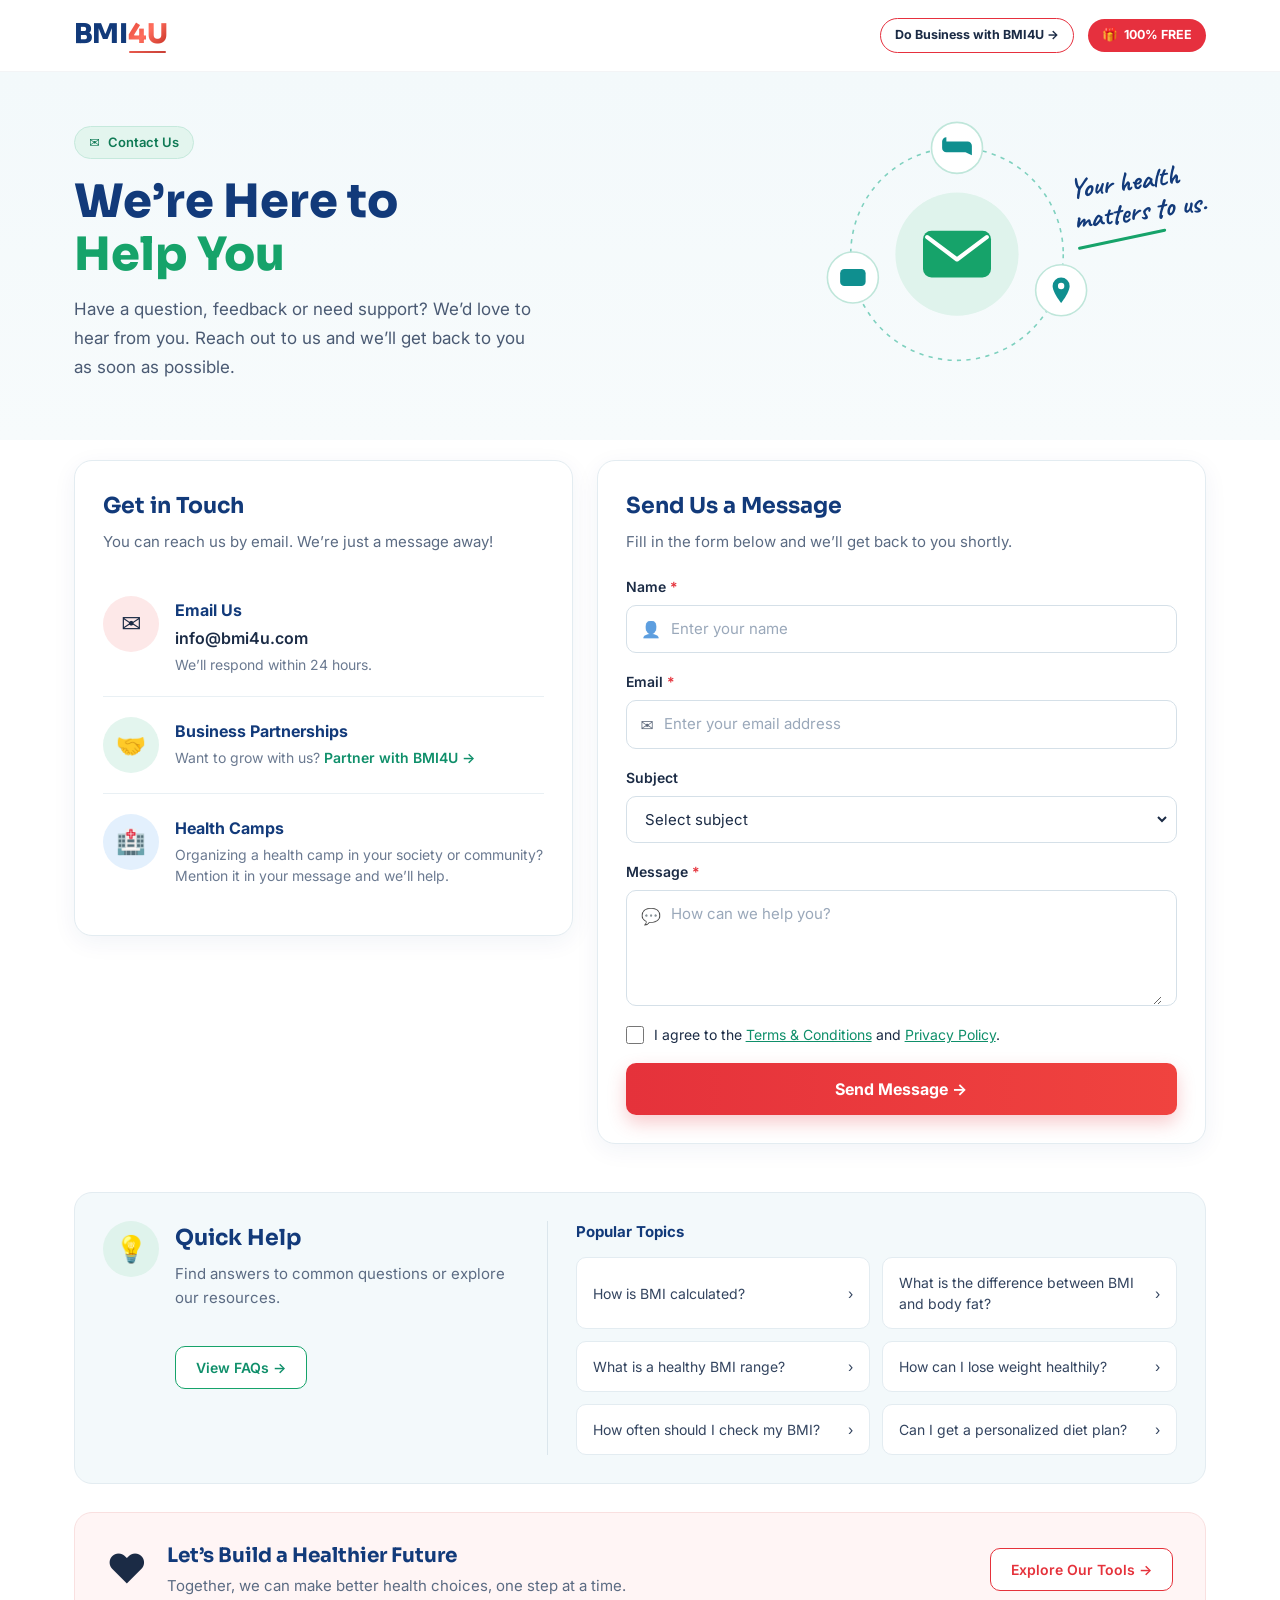
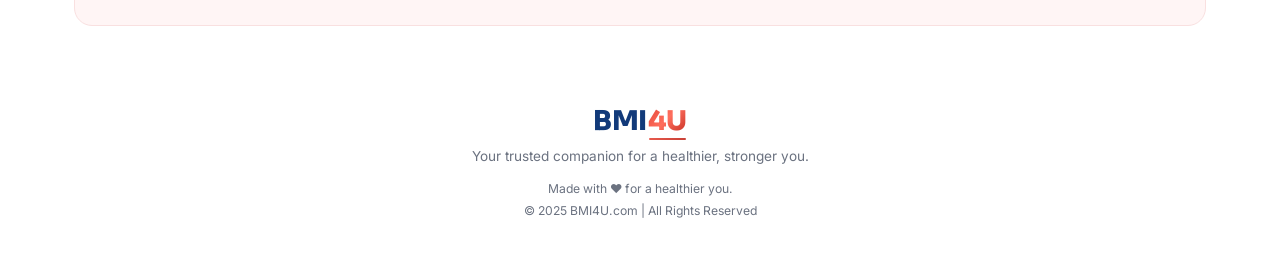
<file: contact.html>
<!DOCTYPE html>
<html lang="en">
<head>
<meta charset="UTF-8">
<meta name="viewport" content="width=device-width, initial-scale=1.0">
<title>Contact Us - BMI4U</title>
<link rel="icon" href="icon/favicon.svg?v=2" type="image/svg+xml">
<link rel="icon" href="icon/favicon-32x32.png?v=2" type="image/png" sizes="32x32">
<link rel="icon" href="icon/favicon.ico?v=2" sizes="any">
<link rel="apple-touch-icon" href="icon/apple-touch-icon.png?v=2">
<meta name="theme-color" content="#123a7a">
<meta name="description" content="Have a question, feedback or need support? Contact the BMI4U team at info@bmi4u.com.">
<link rel="preconnect" href="https://fonts.googleapis.com">
<link href="https://fonts.googleapis.com/css2?family=Caveat:wght@600;700&family=Inter:wght@400;500;600;700;800&family=Sora:wght@600;700;800&display=swap" rel="stylesheet">
<!-- Shared site styles (same files as index.html) -->
<link rel="stylesheet" href="css/base.css">
<link rel="stylesheet" href="css/header.css?v=4">
<link rel="stylesheet" href="css/logo.css">
<link rel="stylesheet" href="css/footer.css">
<!-- Page styles -->
<link rel="stylesheet" href="css/contact.css?v=1">
</head>
<body class="ct-page">

<!-- ===================== HEADER (identical on every page) ===================== -->
<header class="site-header">
  <div class="container header-inner">
    <a href="index.html" class="logo-link" aria-label="BMI4U - Go to home page"><div class="logo">BMI<span class="logo-accent">4U</span></div></a>
    <div class="header-actions">
      <a href="onboarding.html" class="btn-business">Do Business with BMI4U <span class="arrow" aria-hidden="true">→</span></a>
      <div class="badge-free"><span class="icon" aria-hidden="true">🎁</span> 100% FREE</div>
    </div>
  </div>
</header>

<main>

  <!-- ===================== HERO ===================== -->
  <section class="ct-hero">
    <div class="container ct-hero-grid">
      <div class="ct-hero-left">
        <span class="ct-pill"><span aria-hidden="true">✉️</span> Contact Us</span>
        <h1 class="ct-hero-title">We’re Here to <span class="ct-accent">Help You</span></h1>
        <p class="ct-hero-sub">
          Have a question, feedback or need support? We’d love to hear from you.
          Reach out to us and we’ll get back to you as soon as possible.
        </p>
      </div>

      <div class="ct-hero-right" aria-hidden="true">
        <svg class="ct-orbit" viewBox="0 0 320 260" xmlns="http://www.w3.org/2000/svg">
          <circle cx="160" cy="130" r="100" fill="none" stroke="#7fd1bf" stroke-width="1.5" stroke-dasharray="4 5"/>
          <circle cx="160" cy="130" r="58" fill="#dff3ec"/>
          <rect x="128" y="108" width="64" height="44" rx="8" fill="#16a36a"/>
          <path d="M132 114l28 21 28-21" fill="none" stroke="#fff" stroke-width="4" stroke-linecap="round" stroke-linejoin="round"/>
          <circle cx="160" cy="30" r="24" fill="#fff" stroke="#bfe6da" stroke-width="1.5"/>
          <path d="M150 24h20a4 4 0 014 4v9l-6-3h-18a4 4 0 01-4-4v-6a4 4 0 014-4z" fill="#0f8f8f"/>
          <circle cx="62" cy="152" r="24" fill="#fff" stroke="#bfe6da" stroke-width="1.5"/>
          <rect x="50" y="144" width="24" height="16" rx="4" fill="#0f8f8f"/>
          <circle cx="258" cy="164" r="24" fill="#fff" stroke="#bfe6da" stroke-width="1.5"/>
          <path d="M258 152a8 8 0 018 8c0 6-8 16-8 16s-8-10-8-16a8 8 0 018-8z" fill="#0f8f8f"/>
          <circle cx="258" cy="160" r="3" fill="#fff"/>
        </svg>
        <p class="ct-script">Your health<br>matters to us.</p>
      </div>
    </div>
  </section>

  <!-- ===================== CONTACT GRID ===================== -->
  <section class="ct-main">
    <div class="container ct-grid">

      <!-- Get in touch -->
      <aside class="ct-card ct-info">
        <h2 class="ct-h2">Get in Touch</h2>
        <p class="ct-muted">You can reach us by email. We’re just a message away!</p>

        <div class="ct-info-item">
          <span class="ct-info-icon red" aria-hidden="true">✉️</span>
          <div>
            <h3>Email Us</h3>
            <a href="mailto:info@bmi4u.com" class="ct-mail">info@bmi4u.com</a>
            <p class="ct-small">We’ll respond within 24 hours.</p>
          </div>
        </div>

        <div class="ct-info-item">
          <span class="ct-info-icon green" aria-hidden="true">🤝</span>
          <div>
            <h3>Business Partnerships</h3>
            <p class="ct-small">Want to grow with us? <a href="onboarding.html">Partner with BMI4U →</a></p>
          </div>
        </div>

        <div class="ct-info-item">
          <span class="ct-info-icon blue" aria-hidden="true">🏥</span>
          <div>
            <h3>Health Camps</h3>
            <p class="ct-small">Organizing a health camp in your society or community? Mention it in your message and we’ll help.</p>
          </div>
        </div>
      </aside>

      <!-- Form -->
      <section class="ct-card ct-form-card" aria-labelledby="ctFormTitle">
        <h2 class="ct-h2" id="ctFormTitle">Send Us a Message</h2>
        <p class="ct-muted">Fill in the form below and we’ll get back to you shortly.</p>

        <form id="contactForm" novalidate>
          <div class="ct-field">
            <label for="ctName">Name <span class="req">*</span></label>
            <div class="ct-input"><span class="ct-ico" aria-hidden="true">👤</span>
              <input type="text" id="ctName" name="name" placeholder="Enter your name" autocomplete="name" maxlength="80" required>
            </div>
            <p class="ct-error" id="ctNameErr" role="alert"></p>
          </div>

          <div class="ct-field">
            <label for="ctEmail">Email <span class="req">*</span></label>
            <div class="ct-input"><span class="ct-ico" aria-hidden="true">✉️</span>
              <input type="email" id="ctEmail" name="email" placeholder="Enter your email address" autocomplete="email" maxlength="120" required>
            </div>
            <p class="ct-error" id="ctEmailErr" role="alert"></p>
          </div>

          <div class="ct-field">
            <label for="ctSubject">Subject</label>
            <div class="ct-input has-select">
              <select id="ctSubject" name="subject">
                <option value="">Select subject</option>
                <option>General Question</option>
                <option>Feedback</option>
                <option>Report an Issue</option>
                <option>Health Camp Request</option>
                <option>Business Partnership</option>
              </select>
            </div>
          </div>

          <div class="ct-field">
            <label for="ctMessage">Message <span class="req">*</span></label>
            <div class="ct-input ct-textarea"><span class="ct-ico" aria-hidden="true">💬</span>
              <textarea id="ctMessage" name="message" rows="4" placeholder="How can we help you?" maxlength="2000" required></textarea>
            </div>
            <p class="ct-error" id="ctMessageErr" role="alert"></p>
          </div>

          <div class="ct-field">
            <label class="ct-check">
              <input type="checkbox" id="ctAgree">
              <span>I agree to the <a href="#">Terms &amp; Conditions</a> and <a href="#">Privacy Policy</a>.</span>
            </label>
            <p class="ct-error" id="ctAgreeErr" role="alert"></p>
          </div>

          <button type="submit" class="ct-submit">Send Message <span aria-hidden="true">→</span></button>
          <p class="ct-note" id="ctNote" role="status" aria-live="polite"></p>
        </form>
      </section>
    </div>
  </section>

  <!-- ===================== QUICK HELP ===================== -->
  <section class="ct-help">
    <div class="container">
      <div class="ct-help-card">
        <div class="ct-help-left">
          <span class="ct-help-icon" aria-hidden="true">💡</span>
          <div>
            <h2 class="ct-h2">Quick Help</h2>
            <p class="ct-muted">Find answers to common questions or explore our resources.</p>
            <a href="index.html#faqList" class="ct-btn-outline">View FAQs <span aria-hidden="true">→</span></a>
          </div>
        </div>
        <div class="ct-help-right">
          <h3>Popular Topics</h3>
          <div class="ct-topics">
            <a href="index.html#faqList">How is BMI calculated? <span aria-hidden="true">›</span></a>
            <a href="index.html#faqList">What is the difference between BMI and body fat? <span aria-hidden="true">›</span></a>
            <a href="index.html#faqList">What is a healthy BMI range? <span aria-hidden="true">›</span></a>
            <a href="index.html#faqList">How can I lose weight healthily? <span aria-hidden="true">›</span></a>
            <a href="index.html#faqList">How often should I check my BMI? <span aria-hidden="true">›</span></a>
            <a href="index.html#faqList">Can I get a personalized diet plan? <span aria-hidden="true">›</span></a>
          </div>
        </div>
      </div>
    </div>
  </section>

  <!-- ===================== CLOSING STRIP ===================== -->
  <section class="ct-future">
    <div class="container">
      <div class="ct-future-card">
        <span class="ct-future-icon" aria-hidden="true">❤️</span>
        <div class="ct-future-text">
          <h2>Let’s Build a Healthier Future</h2>
          <p>Together, we can make better health choices, one step at a time.</p>
        </div>
        <a href="index.html" class="ct-btn-outline red">Explore Our Tools <span aria-hidden="true">→</span></a>
      </div>
    </div>
  </section>

</main>

<!-- ===================== FOOTER (identical on every page) ===================== -->
<footer class="site-footer">
  <div class="container footer-inner">
    <a href="index.html" class="logo-link" aria-label="BMI4U - Go to home page"><div class="logo footer-logo">BMI<span class="logo-accent">4U</span></div></a>
    <p class="footer-tag">Your trusted companion for a healthier, stronger you.</p>
    <p class="footer-made">Made with ❤️ for a healthier you.</p>
    <p class="footer-copy">© 2025 BMI4U.com | All Rights Reserved</p>
  </div>
</footer>

<script src="js/contact.js?v=1"></script>
</body>
</html>
</file>
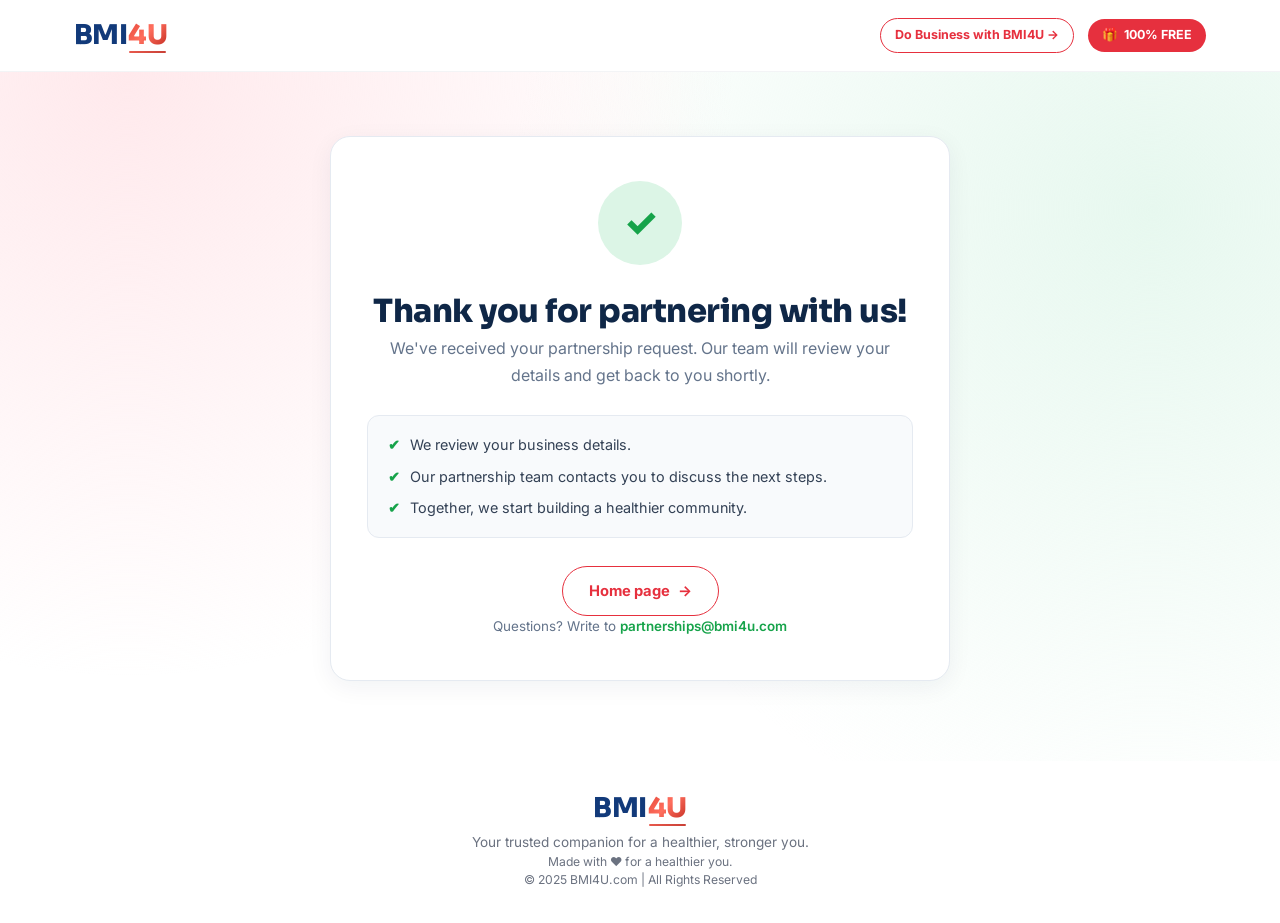
<file: onboarding-success.html>
<!DOCTYPE html>
<html lang="en">
<head>
<meta charset="UTF-8">
<meta name="viewport" content="width=device-width, initial-scale=1.0">
<title>Request Received - BMI4U Business Partnerships</title>
<meta name="robots" content="noindex">
<link rel="preconnect" href="https://fonts.googleapis.com">
<link href="https://fonts.googleapis.com/css2?family=Inter:wght@400;500;600;700;800&family=Sora:wght@600;700;800&display=swap" rel="stylesheet">
<!-- Shared site styles (same files as index.html) -->
<link rel="stylesheet" href="css/base.css">
<link rel="stylesheet" href="css/header.css">
<link rel="stylesheet" href="css/logo.css">
<link rel="stylesheet" href="css/footer.css">
<!-- Page styles -->
<link rel="stylesheet" href="css/onboarding.css">
</head>
<body class="ob-page">

<!-- ===================== HEADER (identical on every page) ===================== -->
<header class="site-header">
  <div class="container header-inner">
    <div class="logo">BMI<span class="logo-accent">4U</span></div>
    <div class="header-actions">
      <a href="onboarding.html" class="btn-business">Do Business with BMI4U <span class="arrow" aria-hidden="true">→</span></a>
      <div class="badge-free"><span class="icon" aria-hidden="true">🎁</span> 100% FREE</div>
    </div>
  </div>
</header>

<main>
  <section class="ob-success">
    <div class="container">
      <div class="ob-success-card">
        <div class="ob-success-check" aria-hidden="true">✓</div>

        <h1 class="ob-success-title" id="successTitle">Thank you for partnering with us!</h1>
        <p class="ob-success-text">
          We've received your partnership request. Our team will review your details and get back to you shortly.
        </p>

        <ul class="ob-success-next">
          <li>We review your business details.</li>
          <li>Our partnership team contacts you to discuss the next steps.</li>
          <li>Together, we start building a healthier community.</li>
        </ul>

        <a href="https://bmi4u.com/" class="ob-home-link">Home page <span aria-hidden="true">→</span></a>

        <p class="ob-success-mail">
          Questions? Write to <a href="mailto:partnerships@bmi4u.com">partnerships@bmi4u.com</a>
        </p>
      </div>
    </div>
  </section>
</main>

<!-- ===================== FOOTER (identical on every page) ===================== -->
<footer class="site-footer">
  <div class="container footer-inner">
    <div class="logo footer-logo">BMI<span class="logo-accent">4U</span></div>
    <p class="footer-tag">Your trusted companion for a healthier, stronger you.</p>
    <p class="footer-made">Made with ❤️ for a healthier you.</p>
    <p class="footer-copy">© 2025 BMI4U.com | All Rights Reserved</p>
  </div>
</footer>

<script>
  /* Personalise the heading with the name from the form, if available. */
  (function () {
    try {
      var name = sessionStorage.getItem("bmi4uPartnerName");
      if (name) {
        document.getElementById("successTitle").textContent = "Thank you, " + name.split(" ")[0] + "!";
        sessionStorage.removeItem("bmi4uPartnerName");
      }
    } catch (e) { /* ignore: generic heading stays */ }
  })();
</script>
</body>
</html>
</file>
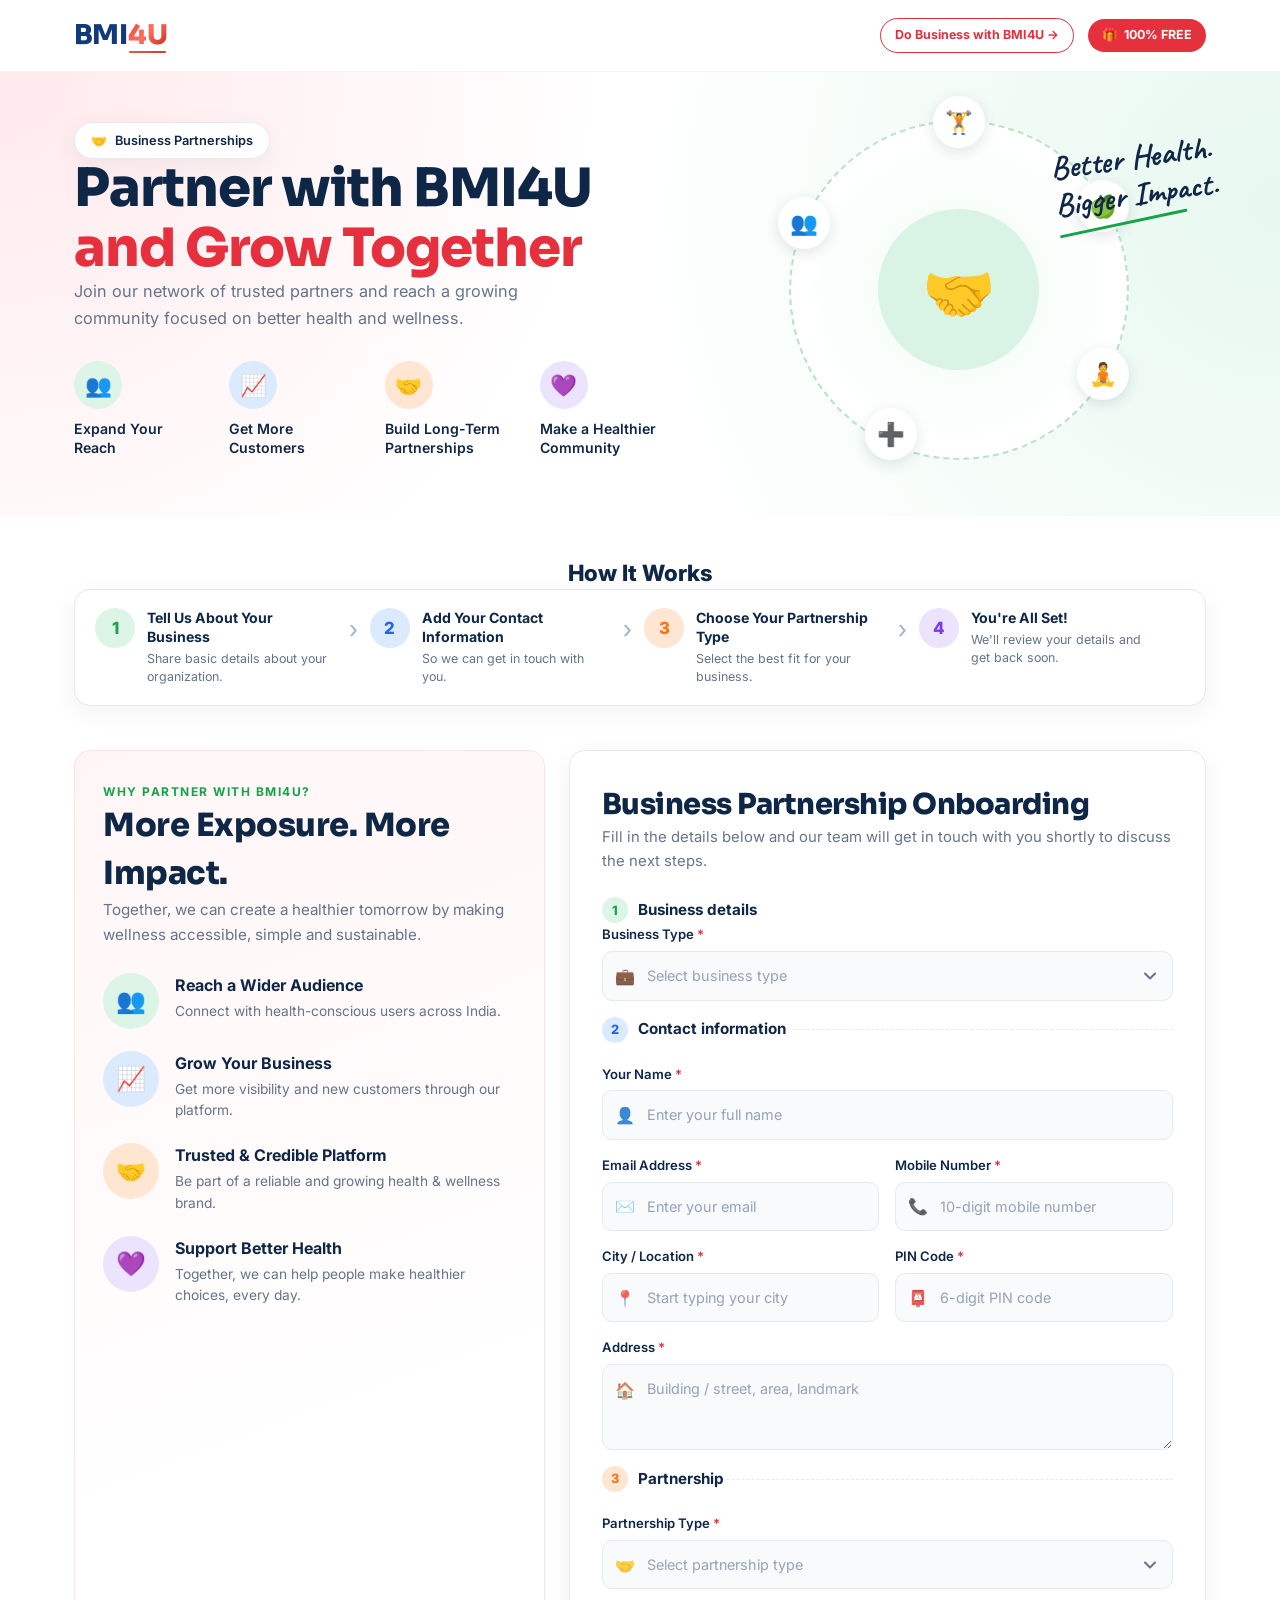
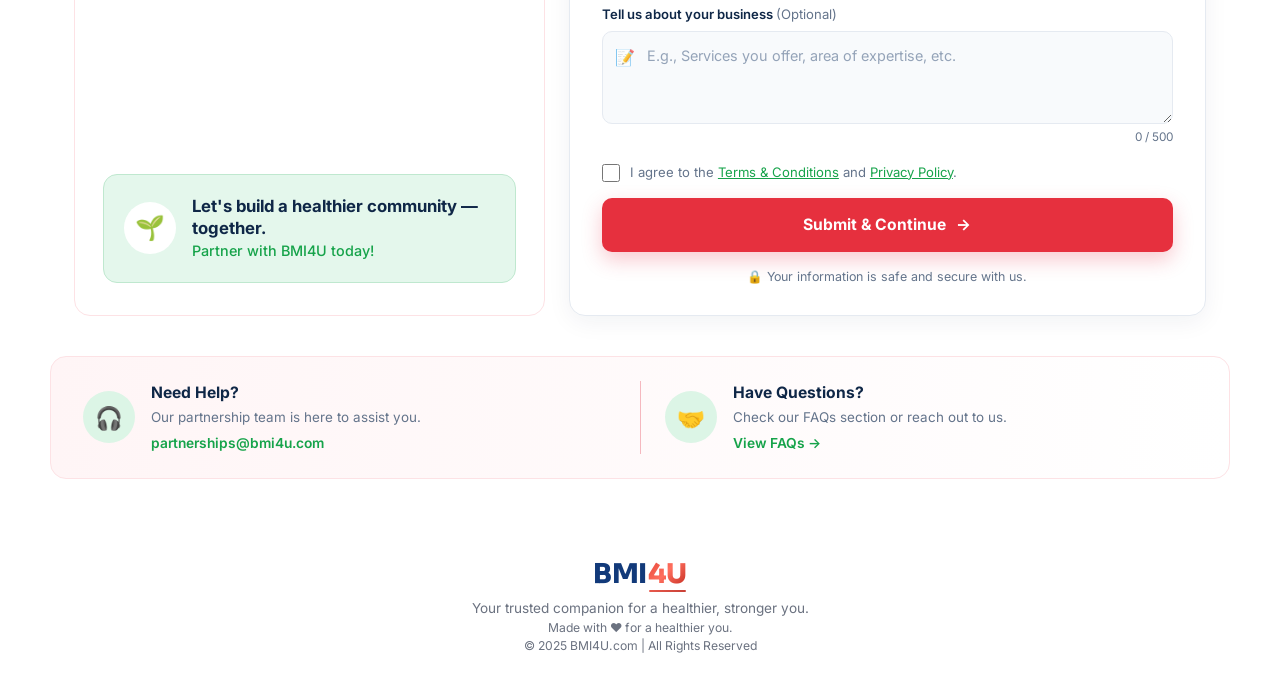
<file: onboarding.html>
<!DOCTYPE html>
<html lang="en">
<head>
<meta charset="UTF-8">
<meta name="viewport" content="width=device-width, initial-scale=1.0">
<title>Partner with BMI4U - Business Partnership Onboarding</title>
<meta name="description" content="Partner with BMI4U to grow your business and connect with health-conscious users across India.">
<link rel="preconnect" href="https://fonts.googleapis.com">
<link href="https://fonts.googleapis.com/css2?family=Caveat:wght@600;700&family=Inter:wght@400;500;600;700;800&family=Sora:wght@600;700;800&display=swap" rel="stylesheet">
<!-- Shared site styles (same files as index.html) -->
<link rel="stylesheet" href="css/base.css">
<link rel="stylesheet" href="css/header.css">
<link rel="stylesheet" href="css/logo.css">
<link rel="stylesheet" href="css/footer.css">
<!-- Page styles -->
<link rel="stylesheet" href="css/onboarding.css?v=3">
</head>
<body class="ob-page">
<!-- onboarding v3: Address, City and PIN Code are inside "2. Contact information" -->

<!-- ===================== HEADER (identical on every page) ===================== -->
<header class="site-header">
  <div class="container header-inner">
    <div class="logo">BMI<span class="logo-accent">4U</span></div>
    <div class="header-actions">
      <a href="onboarding.html" class="btn-business">Do Business with BMI4U <span class="arrow" aria-hidden="true">→</span></a>
      <div class="badge-free"><span class="icon" aria-hidden="true">🎁</span> 100% FREE</div>
    </div>
  </div>
</header>

<main>

  <!-- ===================== HERO ===================== -->
  <section class="ob-hero">
    <div class="container ob-hero-grid">

      <div class="ob-hero-left">
        <span class="ob-pill"><span aria-hidden="true">🤝</span> Business Partnerships</span>

        <h1 class="ob-hero-title">
          Partner with BMI4U
          <span class="ob-accent">and Grow Together</span>
        </h1>

        <p class="ob-hero-sub">
          Join our network of trusted partners and reach a growing community focused on better health and wellness.
        </p>

        <ul class="ob-benefits">
          <li>
            <span class="ob-benefit-icon green" aria-hidden="true">👥</span>
            <span>Expand Your<br>Reach</span>
          </li>
          <li>
            <span class="ob-benefit-icon blue" aria-hidden="true">📈</span>
            <span>Get More<br>Customers</span>
          </li>
          <li>
            <span class="ob-benefit-icon orange" aria-hidden="true">🤝</span>
            <span>Build Long-Term<br>Partnerships</span>
          </li>
          <li>
            <span class="ob-benefit-icon purple" aria-hidden="true">💜</span>
            <span>Make a Healthier<br>Community</span>
          </li>
        </ul>
      </div>

      <div class="ob-hero-right" aria-hidden="true">
        <div class="ob-orbit">
          <div class="ob-orbit-core">🤝</div>
          <span class="ob-node n1">🏋️</span>
          <span class="ob-node n2">🍏</span>
          <span class="ob-node n3">🧘</span>
          <span class="ob-node n4">➕</span>
          <span class="ob-node n5">👥</span>
        </div>
        <p class="ob-script">Better Health.<br>Bigger Impact.</p>
      </div>

    </div>
  </section>

  <!-- ===================== HOW IT WORKS ===================== -->
  <section class="ob-how">
    <div class="container">
      <h2 class="ob-section-title">How It Works</h2>
      <ol class="ob-steps">
        <li class="ob-step">
          <span class="ob-step-num s1">1</span>
          <div>
            <h3>Tell Us About Your Business</h3>
            <p>Share basic details about your organization.</p>
          </div>
        </li>
        <li class="ob-step">
          <span class="ob-step-num s2">2</span>
          <div>
            <h3>Add Your Contact Information</h3>
            <p>So we can get in touch with you.</p>
          </div>
        </li>
        <li class="ob-step">
          <span class="ob-step-num s3">3</span>
          <div>
            <h3>Choose Your Partnership Type</h3>
            <p>Select the best fit for your business.</p>
          </div>
        </li>
        <li class="ob-step">
          <span class="ob-step-num s4">4</span>
          <div>
            <h3>You're All Set!</h3>
            <p>We'll review your details and get back soon.</p>
          </div>
        </li>
      </ol>
    </div>
  </section>

  <!-- ===================== WHY + FORM ===================== -->
  <section class="ob-main">
    <div class="container ob-main-grid">

      <!-- Left: why partner -->
      <aside class="ob-why">
        <p class="ob-eyebrow">Why partner with BMI4U?</p>
        <h2 class="ob-why-title">More Exposure. More Impact.</h2>
        <p class="ob-why-sub">
          Together, we can create a healthier tomorrow by making wellness accessible, simple and sustainable.
        </p>

        <ul class="ob-why-list">
          <li>
            <span class="ob-why-icon green" aria-hidden="true">👥</span>
            <div>
              <h3>Reach a Wider Audience</h3>
              <p>Connect with health-conscious users across India.</p>
            </div>
          </li>
          <li>
            <span class="ob-why-icon blue" aria-hidden="true">📈</span>
            <div>
              <h3>Grow Your Business</h3>
              <p>Get more visibility and new customers through our platform.</p>
            </div>
          </li>
          <li>
            <span class="ob-why-icon orange" aria-hidden="true">🤝</span>
            <div>
              <h3>Trusted &amp; Credible Platform</h3>
              <p>Be part of a reliable and growing health &amp; wellness brand.</p>
            </div>
          </li>
          <li>
            <span class="ob-why-icon purple" aria-hidden="true">💜</span>
            <div>
              <h3>Support Better Health</h3>
              <p>Together, we can help people make healthier choices, every day.</p>
            </div>
          </li>
        </ul>

        <div class="ob-callout">
          <span class="ob-callout-icon" aria-hidden="true">🌱</span>
          <div>
            <p class="ob-callout-title">Let's build a healthier community — together.</p>
            <p class="ob-callout-sub">Partner with BMI4U today!</p>
          </div>
        </div>
      </aside>

      <!-- Right: form -->
      <div class="ob-form-card">
        <h2 class="ob-form-title">Business Partnership Onboarding</h2>
        <p class="ob-form-sub">
          Fill in the details below and our team will get in touch with you shortly to discuss the next steps.
        </p>

        <form id="partnerForm" class="ob-form" novalidate>

          <!-- ===== 1. Business details ===== -->
          <fieldset class="ob-group">
            <legend class="ob-group-title"><span class="ob-group-num s1">1</span> Business details</legend>

            <div class="ob-field">
              <label for="businessType">Business Type <span class="req" aria-hidden="true">*</span></label>
              <div class="ob-input has-select">
                <span class="ob-field-icon" aria-hidden="true">💼</span>
                <select id="businessType" name="businessType" required>
                  <option value="" disabled selected>Select business type</option>
                  <option>Gym / Fitness Center</option>
                  <option>Yoga / Wellness Studio</option>
                  <option>Nutritionist / Dietitian</option>
                  <option>Diagnostic Lab</option>
                  <option>Clinic / Hospital</option>
                  <option>Pharmacy / Health Store</option>
                  <option>Health &amp; Wellness Brand</option>
                  <option>Community / Corporate Organization</option>
                </select>
              </div>
              <span class="ob-error" id="businessTypeError" role="alert"></span>
            </div>
          </fieldset>

          <!-- ===== 2. Contact information ===== -->
          <fieldset class="ob-group">
            <legend class="ob-group-title"><span class="ob-group-num s2">2</span> Contact information</legend>

            <div class="ob-field">
              <label for="contactName">Your Name <span class="req" aria-hidden="true">*</span></label>
              <div class="ob-input">
                <span class="ob-field-icon" aria-hidden="true">👤</span>
                <input type="text" id="contactName" name="contactName" placeholder="Enter your full name" autocomplete="name" maxlength="60" required>
              </div>
              <span class="ob-error" id="contactNameError" role="alert"></span>
            </div>

            <div class="ob-row">
              <div class="ob-field">
                <label for="email">Email Address <span class="req" aria-hidden="true">*</span></label>
                <div class="ob-input">
                  <span class="ob-field-icon" aria-hidden="true">✉️</span>
                  <input type="email" id="email" name="email" placeholder="Enter your email" autocomplete="email" maxlength="120" required>
                </div>
                <span class="ob-error" id="emailError" role="alert"></span>
              </div>
              <div class="ob-field">
                <label for="mobile">Mobile Number <span class="req" aria-hidden="true">*</span></label>
                <div class="ob-input">
                  <span class="ob-field-icon" aria-hidden="true">📞</span>
                  <input type="tel" id="mobile" name="mobile" placeholder="10-digit mobile number" inputmode="numeric" maxlength="10" autocomplete="tel-national" required>
                </div>
                <span class="ob-error" id="mobileError" role="alert"></span>
              </div>
            </div>

            <div class="ob-row">
              <div class="ob-field">
                <label for="city">City / Location <span class="req" aria-hidden="true">*</span></label>
                <div class="ob-input">
                  <span class="ob-field-icon" aria-hidden="true">📍</span>
                  <input type="text" id="city" name="city" list="cityList" placeholder="Start typing your city" autocomplete="address-level2" maxlength="60" required>
                  <datalist id="cityList">
                <option value="Bengaluru"></option>
                <option value="Mumbai"></option>
                <option value="Delhi"></option>
                <option value="Hyderabad"></option>
                <option value="Chennai"></option>
                <option value="Kolkata"></option>
                <option value="Pune"></option>
                <option value="Ahmedabad"></option>
                <option value="Jaipur"></option>
                <option value="Lucknow"></option>
                <option value="Patna"></option>
                <option value="Chandigarh"></option>
                <option value="Kochi"></option>
                <option value="Indore"></option>
                <option value="Bhopal"></option>
                <option value="Nagpur"></option>
                <option value="Surat"></option>
                <option value="Visakhapatnam"></option>
                <option value="Coimbatore"></option>
                <option value="Mysuru"></option>
                </datalist>
                </div>
                <span class="ob-error" id="cityError" role="alert"></span>
              </div>
              <div class="ob-field">
                <label for="pincode">PIN Code <span class="req" aria-hidden="true">*</span></label>
                <div class="ob-input">
                  <span class="ob-field-icon" aria-hidden="true">📮</span>
                  <input type="text" id="pincode" name="pincode" placeholder="6-digit PIN code" inputmode="numeric" pattern="[0-9]{6}" maxlength="6" autocomplete="postal-code" required>
                </div>
                <span class="ob-error" id="pincodeError" role="alert"></span>
              </div>
            </div>

            <div class="ob-field">
              <label for="address">Address <span class="req" aria-hidden="true">*</span></label>
              <div class="ob-input is-textarea">
                <span class="ob-field-icon" aria-hidden="true">🏠</span>
                <textarea id="address" name="address" rows="2" maxlength="200" placeholder="Building / street, area, landmark" autocomplete="street-address" required></textarea>
              </div>
              <span class="ob-error" id="addressError" role="alert"></span>
            </div>
          </fieldset>

          <!-- ===== 3. Partnership ===== -->
          <fieldset class="ob-group">
            <legend class="ob-group-title"><span class="ob-group-num s3">3</span> Partnership</legend>

            <div class="ob-field">
              <label for="partnershipType">Partnership Type <span class="req" aria-hidden="true">*</span></label>
              <div class="ob-input has-select">
                <span class="ob-field-icon" aria-hidden="true">🤝</span>
                <select id="partnershipType" name="partnershipType" required>
                  <option value="" disabled selected>Select partnership type</option>
                  <option>Business Listing</option>
                  <option>Co-branded Health Camps</option>
                  <option>Sponsorship &amp; Advertising</option>
                  <option>Referral Partnership</option>
                  <option>Content Collaboration</option>
                </select>
              </div>
              <span class="ob-error" id="partnershipTypeError" role="alert"></span>
            </div>

            <div class="ob-field">
              <label for="details">Tell us about your business <span class="ob-optional">(Optional)</span></label>
              <div class="ob-input is-textarea">
                <span class="ob-field-icon" aria-hidden="true">📝</span>
                <textarea id="details" name="details" rows="3" maxlength="500" placeholder="E.g., Services you offer, area of expertise, etc."></textarea>
              </div>
              <span class="ob-counter" id="detailsCounter" aria-live="polite">0 / 500</span>
            </div>
          </fieldset>

          <!-- Spam trap: hidden from people, bots tend to fill it -->
          <div class="ob-hp" aria-hidden="true">
            <label for="website">Website</label>
            <input type="text" id="website" name="website" tabindex="-1" autocomplete="off">
          </div>

          <div class="ob-field ob-terms">
            <label class="ob-check" for="terms">
              <input type="checkbox" id="terms" name="terms" required>
              <span>I agree to the <a href="#">Terms &amp; Conditions</a> and <a href="#">Privacy Policy</a>.</span>
            </label>
            <span class="ob-error" id="termsError" role="alert"></span>
          </div>

          <p class="ob-form-status" id="formStatus" role="alert" hidden></p>

          <button type="submit" class="ob-submit" id="submitBtn">
            <span class="ob-submit-label">Submit &amp; Continue</span>
            <span class="ob-submit-arrow" aria-hidden="true">→</span>
          </button>

          <p class="ob-secure">🔒 Your information is safe and secure with us.</p>
        </form>
      </div>

    </div>
  </section>

  <!-- ===================== HELP STRIP ===================== -->
  <section class="ob-help">
    <div class="container ob-help-grid">
      <div class="ob-help-item">
        <span class="ob-help-icon" aria-hidden="true">🎧</span>
        <div>
          <h3>Need Help?</h3>
          <p>Our partnership team is here to assist you.</p>
          <a href="mailto:partnerships@bmi4u.com">partnerships@bmi4u.com</a>
        </div>
      </div>
      <div class="ob-help-divider" aria-hidden="true"></div>
      <div class="ob-help-item">
        <span class="ob-help-icon" aria-hidden="true">🤝</span>
        <div>
          <h3>Have Questions?</h3>
          <p>Check our FAQs section or reach out to us.</p>
          <a href="index.html#faqList">View FAQs →</a>
        </div>
      </div>
    </div>
  </section>

</main>

<!-- ===================== FOOTER (identical on every page) ===================== -->
<footer class="site-footer">
  <div class="container footer-inner">
    <div class="logo footer-logo">BMI<span class="logo-accent">4U</span></div>
    <p class="footer-tag">Your trusted companion for a healthier, stronger you.</p>
    <p class="footer-made">Made with ❤️ for a healthier you.</p>
    <p class="footer-copy">© 2025 BMI4U.com | All Rights Reserved</p>
  </div>
</footer>

<script src="js/onboarding.js?v=3"></script>
</body>
</html>
</file>
<file: css/base.css>
/* =========================================================
   BASE.CSS
   Global reset, design tokens (CSS variables), typography,
   and shared utility classes (.container, .btn, .section-title)
   used by every section. Load this file first.
   ========================================================= */

/* ---------- Reset ---------- */
* { margin: 0; padding: 0; box-sizing: border-box; }

/* ---------- Design tokens ---------- */
:root {
  --red: #e6303e;
  --red-dark: #c8202e;
  --dark: #111827;
  --gray-700: #374151;
  --gray-500: #6b7280;
  --gray-300: #d1d5db;
  --gray-100: #f3f4f6;
  --bg-soft: #fafafa;
  --green: #16a34a;
  --green-bg: #dcfce7;
  --yellow: #ca8a04;
  --yellow-bg: #fef9c3;
  --orange: #ea580c;
  --orange-bg: #ffedd5;
  --blue: #2563eb;
  --blue-bg: #dbeafe;
  --purple: #7c3aed;
  --purple-bg: #ede9fe;
  --pink: #db2777;
  --pink-bg: #fce7f3;
  --radius-lg: 18px;
  --radius-md: 12px;
  --radius-sm: 8px;
  --shadow-card: 0 2px 10px rgba(17, 24, 39, 0.06);
  --shadow-card-lg: 0 10px 30px rgba(17, 24, 39, 0.08);
}

/* ---------- Base elements ---------- */
html { scroll-behavior: smooth; }

body {
  font-family: 'Inter', -apple-system, BlinkMacSystemFont, 'Segoe UI', sans-serif;
  color: var(--dark);
  background: #fff;
  line-height: 1.5;
  -webkit-font-smoothing: antialiased;
}

.container {
  max-width: 1180px;
  margin: 0 auto;
  padding: 0 24px;
}

a { text-decoration: none; color: inherit; }
ul { list-style: none; }
button { font-family: inherit; cursor: pointer; border: none; background: none; }
input, select { font-family: inherit; }

img, svg { display: block; max-width: 100%; }

:focus-visible {
  outline: 2px solid var(--red);
  outline-offset: 2px;
}

/* ---------- Shared: section title ---------- */
.section-title {
  text-align: center;
  font-size: 1.6rem;
  font-weight: 700;
  margin-bottom: 8px;
  position: relative;
}
.section-title::after {
  content: "";
  display: block;
  width: 46px;
  height: 3px;
  background: var(--red);
  margin: 10px auto 34px;
  border-radius: 2px;
}

/* ---------- Shared: buttons ---------- */
.btn {
  display: inline-flex;
  align-items: center;
  justify-content: center;
  gap: 8px;
  padding: 13px 22px;
  border-radius: var(--radius-md);
  font-weight: 600;
  font-size: 0.95rem;
  transition: transform 0.15s ease, box-shadow 0.15s ease, background 0.15s ease;
  cursor: pointer;
}
.btn-primary {
  background: var(--red);
  color: #fff;
  border: 1px solid var(--red);
}
.btn-primary:hover { background: var(--red-dark); transform: translateY(-1px); box-shadow: 0 8px 18px rgba(230,48,62,0.28); }
.btn-outline {
  background: #fff;
  color: var(--red);
  border: 1.5px solid var(--red);
}
.btn-outline:hover { background: #fff5f5; transform: translateY(-1px); }
.btn-block { width: 100%; }

/* ---------- Accessibility ---------- */
@media (prefers-reduced-motion: reduce) {
  * { transition: none !important; animation: none !important; scroll-behavior: auto !important; }
}
</file>
<file: css/header.css>
/* =========================================================
   HEADER.CSS
   Site header: logo + business link + free badge.
   ========================================================= */

.site-header {
  border-bottom: 1px solid var(--gray-100);
  padding: 18px 0;
}

.header-inner,
.header-actions {
  display: flex;
  align-items: center;
}

.header-inner {
  justify-content: space-between;
  gap: 12px;
}

.header-actions {
  gap: 14px;
}

.logo {
  font-weight: 800;
  font-size: 1.3rem;
  letter-spacing: -0.5px;
}

.logo-bars {
  color: var(--red);
  margin: 0 2px;
  font-weight: 800;
}

/* Pills shared by the business link and the free badge */
.btn-business,
.badge-free {
  font-size: 0.78rem;
  font-weight: 700;
  padding: 7px 14px;
  border-radius: 999px;
  white-space: nowrap;
}

.btn-business {
  color: var(--red);
  border: 1.5px solid var(--red);
  text-decoration: none;
  transition: background-color 0.2s ease, color 0.2s ease;
}

.btn-business .arrow {
  display: inline-block;
  transition: transform 0.2s ease;
}

.btn-business:hover,
.btn-business:focus-visible {
  background: var(--red);
  color: #fff;
}

.btn-business:hover .arrow,
.btn-business:focus-visible .arrow {
  transform: translateX(3px);
}

.btn-business:focus-visible {
  outline: 2px solid var(--red);
  outline-offset: 3px;
}

.badge-free {
  background: var(--red);
  color: #fff;
  display: flex;
  align-items: center;
  gap: 6px;
}

@media (max-width: 600px) {
  .header-actions { gap: 8px; }
  .btn-business,
  .badge-free {
    font-size: 0.7rem;
    padding: 6px 10px;
  }
}

@media (prefers-reduced-motion: reduce) {
  .btn-business,
  .btn-business .arrow { transition: none; }
}

/* Logo links to the home page (used in header and footer) */
.logo-link {
  display: inline-block;
  color: inherit;
  text-decoration: none;
  cursor: pointer;
}

.logo-link:focus-visible {
  outline: 2px solid var(--red);
  outline-offset: 4px;
  border-radius: 6px;
}
</file>
<file: css/logo.css>
/* =========================================================
   LOGO.CSS
   Premium textual wordmark: "BMI" (dark blue) + "4U" (red
   gradient accent with a thin underline mark). Same markup
   and colors in both the header and footer.
   ========================================================= */

.logo {
  display: inline-flex;
  align-items: baseline;
  font-family: 'Sora', 'Inter', sans-serif;
  font-weight: 800;
  font-size: 1.7rem;
  line-height: 1;
  letter-spacing: -0.02em;
  color: #123a7a;
  text-decoration: none;
  user-select: none;
}

.logo-accent {
  position: relative;
  margin-left: 1px;
  font-weight: 800;
  background: linear-gradient(135deg, #e6483a 0%, #ff6f5e 45%, #c22a1f 100%);
  -webkit-background-clip: text;
  background-clip: text;
  color: transparent;
}

.logo-accent::after {
  content: "";
  position: absolute;
  left: 1px;
  right: 1px;
  bottom: -4px;
  height: 2px;
  border-radius: 2px;
  background: linear-gradient(135deg, #e6483a 0%, #c22a1f 100%);
  opacity: 0.9;
}

@media (max-width: 480px) {
  .logo {
    font-size: 1.45rem;
  }
}
</file>
<file: css/footer.css>
/* =========================================================
   FOOTER.CSS
   Site footer.
   ========================================================= */

.site-footer { padding: 34px 0; }
.footer-inner { text-align: center; }
.footer-logo { justify-content: center; margin-bottom: 10px; }
.footer-tag { font-size: 0.85rem; color: var(--gray-500); margin-bottom: 14px; }
.footer-made, .footer-copy { font-size: 0.76rem; color: var(--gray-500); margin-top: 4px; }
</file>
<file: css/contact.css>
/* BMI4U - Contact Us page. Loaded after base/header/logo/footer css. */
.ct-page{background:#fff;color:#1b2b45;font-family:'Inter',system-ui,sans-serif}
.ct-page main{display:block}
.ct-page a{color:inherit}

/* Hero */
.ct-hero{background:linear-gradient(180deg,#f3f9fb 0%,#f7fbfc 100%);padding:44px 0 48px;overflow:hidden}
.ct-hero-grid{display:grid;grid-template-columns:1.1fr .9fr;gap:24px;align-items:center}
.ct-pill{display:inline-flex;gap:8px;align-items:center;background:#e3f5ee;color:#0f7a55;border:1px solid #c5e9dc;border-radius:999px;padding:6px 14px;font-size:13px;font-weight:600}
.ct-hero-title{font-family:'Sora',sans-serif;font-weight:800;font-size:clamp(32px,5vw,46px);line-height:1.15;color:#123a7a;margin:16px 0 14px}
.ct-accent{display:block;color:#16a36a}
.ct-hero-sub{max-width:460px;font-size:17px;line-height:1.7;color:#4a5a73;margin:0}
.ct-hero-right{position:relative;display:flex;justify-content:center;align-items:center}
.ct-orbit{width:100%;max-width:340px;height:auto}
.ct-script{position:absolute;right:0;top:18%;margin:0;font-family:'Caveat',cursive;font-weight:700;font-size:28px;line-height:1.1;color:#123a7a;transform:rotate(-8deg);border-bottom:0}
.ct-script::after{content:"";display:block;width:90px;height:3px;background:#16a36a;border-radius:3px;margin-top:8px;transform:rotate(-4deg)}

/* Layout cards */
.ct-main{padding:20px 0 36px}
.ct-grid{display:grid;grid-template-columns:.9fr 1.1fr;gap:24px;align-items:start}
.ct-card{background:#fff;border:1px solid #e3ecf1;border-radius:18px;padding:28px;box-shadow:0 6px 24px rgba(18,58,122,.06)}
.ct-h2{font-family:'Sora',sans-serif;font-weight:700;font-size:22px;color:#123a7a;margin:0 0 8px}
.ct-muted{color:#5b6b83;font-size:15px;line-height:1.6;margin:0 0 22px}
.ct-small{font-size:14px;color:#6b7a91;margin:4px 0 0;line-height:1.55}
.ct-small a{color:#0f8f6a;font-weight:600;text-decoration:none}
.ct-small a:hover{text-decoration:underline}

/* Info items */
.ct-info-item{display:flex;gap:16px;padding:20px 0;border-top:1px solid #e9f0f4}
.ct-info-item:first-of-type{border-top:0}
.ct-info-item h3{font-size:16px;font-weight:700;color:#123a7a;margin:2px 0 4px}
.ct-info-icon{flex:0 0 56px;height:56px;border-radius:50%;display:grid;place-items:center;font-size:24px}
.ct-info-icon.red{background:#fde8e8}.ct-info-icon.green{background:#e3f5ee}.ct-info-icon.blue{background:#e3f0fd}
.ct-mail{color:#0f8f6a;font-weight:600;text-decoration:none;word-break:break-all}
.ct-mail:hover{text-decoration:underline}

/* Form */
.ct-field{margin-bottom:18px}
.ct-field label{display:block;font-size:14px;font-weight:600;color:#1b2b45;margin-bottom:8px}
.ct-field .req{color:#e5323b}
.ct-input{display:flex;align-items:center;gap:10px;border:1px solid #d5e0e8;border-radius:10px;background:#fff;padding:0 14px;min-height:46px;transition:border-color .15s,box-shadow .15s}
.ct-input:focus-within{border-color:#16a36a;box-shadow:0 0 0 3px rgba(22,163,106,.15)}
.ct-input.invalid{border-color:#e5323b}
.ct-ico{font-size:16px;opacity:.7}
.ct-input input,.ct-input select,.ct-input textarea{flex:1;width:100%;border:0;outline:0;background:transparent;font:inherit;font-size:15px;color:#1b2b45;padding:12px 0}
.ct-input input::placeholder,.ct-input textarea::placeholder{color:#9aa8ba}
.ct-input.has-select{padding:0 6px}
.ct-input.has-select select{padding:12px 8px;cursor:pointer}
.ct-textarea{align-items:flex-start}
.ct-textarea .ct-ico{padding-top:13px}
.ct-textarea textarea{resize:vertical;min-height:100px}
.ct-check{display:flex!important;gap:10px;align-items:flex-start;font-weight:400!important;font-size:14px;color:#4a5a73;cursor:pointer}
.ct-check input{width:18px;height:18px;margin-top:2px;accent-color:#16a36a;flex:0 0 auto}
.ct-check a{color:#0f8f6a;text-decoration:underline}
.ct-error{min-height:0;margin:6px 0 0;font-size:13px;color:#e5323b}
.ct-error:empty{display:none}
.ct-submit{width:100%;border:0;border-radius:10px;padding:14px 18px;cursor:pointer;font:inherit;font-weight:700;font-size:16px;color:#fff;background:linear-gradient(90deg,#e5323b,#f0433f);box-shadow:0 8px 18px rgba(229,50,59,.25);transition:transform .15s,box-shadow .15s}
.ct-submit:hover{transform:translateY(-1px);box-shadow:0 10px 22px rgba(229,50,59,.32)}
.ct-note{margin:12px 0 0;font-size:14px;color:#0f7a55;text-align:center}
.ct-note:empty{display:none}

/* Quick help */
.ct-help{padding:12px 0 28px}
.ct-help-card{display:grid;grid-template-columns:.85fr 1.15fr;gap:28px;background:#f3f9fb;border:1px solid #e3ecf1;border-radius:18px;padding:28px}
.ct-help-left{display:flex;gap:16px;align-items:flex-start;padding-right:24px;border-right:1px solid #dbe6ec}
.ct-help-icon{flex:0 0 56px;height:56px;border-radius:50%;background:#dff3ec;display:grid;place-items:center;font-size:26px}
.ct-help-right h3{font-size:15px;font-weight:700;color:#123a7a;margin:0 0 14px}
.ct-topics{display:grid;grid-template-columns:1fr 1fr;gap:12px}
.ct-topics a{display:flex;justify-content:space-between;align-items:center;gap:10px;background:#fff;border:1px solid #e3ecf1;border-radius:10px;padding:14px 16px;font-size:14px;color:#33445f;text-decoration:none;transition:border-color .15s,transform .15s}
.ct-topics a:hover{border-color:#16a36a;transform:translateY(-1px)}
.ct-btn-outline{display:inline-block;margin-top:14px;padding:10px 20px;border:1.5px solid #16a36a;border-radius:10px;color:#0f8f6a!important;font-weight:600;font-size:14px;text-decoration:none;background:#fff;transition:background .15s}
.ct-btn-outline:hover{background:#eaf8f2}
.ct-btn-outline.red{border-color:#e5323b;color:#e5323b!important;margin-top:0;white-space:nowrap}
.ct-btn-outline.red:hover{background:#fff1f1}

/* Closing strip */
.ct-future{padding:0 0 48px}
.ct-future-card{display:flex;align-items:center;gap:20px;background:#fff5f5;border:1px solid #f9e0e0;border-radius:18px;padding:26px 32px}
.ct-future-icon{font-size:40px}
.ct-future-text{flex:1}
.ct-future-text h2{font-family:'Sora',sans-serif;font-size:20px;color:#123a7a;margin:0 0 4px}
.ct-future-text p{margin:0;color:#5b6b83;font-size:15px}

/* Responsive */
@media (max-width:900px){
  .ct-hero-grid,.ct-grid,.ct-help-card{grid-template-columns:1fr}
  .ct-hero-right{order:-1;max-width:320px;margin:0 auto}
  .ct-script{right:-4px;font-size:22px}
  .ct-help-left{border-right:0;border-bottom:1px solid #dbe6ec;padding:0 0 22px}
}
@media (max-width:600px){
  .ct-hero{padding:28px 0 32px}
  .ct-card,.ct-help-card{padding:20px}
  .ct-topics{grid-template-columns:1fr}
  .ct-future-card{flex-direction:column;align-items:flex-start;padding:22px}
  .ct-hero-right{display:none}
}
</file>
<file: css/onboarding.css>
/* =========================================================
   ONBOARDING.CSS
   Business partnership onboarding + success page.
   Header, logo and footer come from the shared site CSS.
   ========================================================= */

.ob-page {
  --ob-ink: #0f2747;
  --ob-text: #334155;
  --ob-muted: #64748b;
  --ob-line: #e5eaf1;
  --ob-bg-soft: #f8fafc;
  --ob-red: var(--red, #e8283e);
  --ob-green: #16a34a;
  --ob-blue: #2563eb;
  --ob-orange: #f97316;
  --ob-purple: #7c3aed;
  --ob-radius: 16px;
  --ob-shadow: 0 6px 24px rgba(15, 39, 71, 0.06);
}

.ob-page main {
  display: block;
}

.ob-page h1,
.ob-page h2,
.ob-page h3 {
  color: var(--ob-ink);
  margin: 0;
}

.ob-page p {
  margin: 0;
}

/* ---------- Hero ---------- */
.ob-hero {
  background:
    radial-gradient(circle at 0% 0%, #ffe9ec 0%, rgba(255, 233, 236, 0) 45%),
    radial-gradient(circle at 100% 30%, #e7f8ef 0%, rgba(231, 248, 239, 0) 50%),
    #fff;
  padding: 48px 0 56px;
}

.ob-hero-grid {
  display: grid;
  grid-template-columns: 1.1fr 0.9fr;
  align-items: center;
  gap: 32px;
}

.ob-pill {
  display: inline-flex;
  align-items: center;
  gap: 8px;
  background: #fff;
  border: 1px solid var(--ob-line);
  border-radius: 999px;
  padding: 8px 16px;
  font-size: 0.8rem;
  font-weight: 600;
  color: var(--ob-ink);
  box-shadow: var(--ob-shadow);
}

.ob-hero-title {
  font-family: "Sora", "Inter", sans-serif;
  font-size: clamp(2rem, 5vw, 3.3rem);
  font-weight: 800;
  line-height: 1.12;
  letter-spacing: -1px;
  margin-top: 20px;
}

.ob-accent {
  display: block;
  color: var(--ob-red);
}

.ob-hero-sub {
  margin-top: 16px;
  max-width: 520px;
  font-size: 1.02rem;
  line-height: 1.7;
  color: var(--ob-muted);
}

.ob-benefits {
  list-style: none;
  margin: 28px 0 0;
  padding: 0;
  display: grid;
  grid-template-columns: repeat(4, minmax(0, 1fr));
  gap: 16px;
  max-width: 620px;
}

.ob-benefits li {
  display: flex;
  flex-direction: column;
  gap: 10px;
  font-size: 0.88rem;
  font-weight: 600;
  line-height: 1.35;
  color: var(--ob-ink);
}

.ob-benefit-icon,
.ob-why-icon {
  display: inline-flex;
  align-items: center;
  justify-content: center;
  flex-shrink: 0;
  border-radius: 50%;
}

.ob-benefit-icon {
  width: 48px;
  height: 48px;
  font-size: 1.35rem;
}

.green  { background: #dcf5e6; }
.blue   { background: #dbeafe; }
.orange { background: #ffe6d2; }
.purple { background: #ece3fd; }

/* Illustration */
.ob-hero-right {
  position: relative;
  display: flex;
  justify-content: center;
}

.ob-orbit {
  position: relative;
  width: min(100%, 340px);
  aspect-ratio: 1;
  border: 2px dashed #b7e4c9;
  border-radius: 50%;
  background: radial-gradient(circle, #f0fbf5 0%, #fff 70%);
}

.ob-orbit-core {
  position: absolute;
  inset: 26%;
  border-radius: 50%;
  background: #d9f3e4;
  display: flex;
  align-items: center;
  justify-content: center;
  font-size: clamp(2.4rem, 7vw, 3.6rem);
}

.ob-node {
  position: absolute;
  width: 52px;
  height: 52px;
  margin: -26px 0 0 -26px;
  border-radius: 50%;
  background: #fff;
  box-shadow: 0 4px 14px rgba(15, 39, 71, 0.12);
  display: flex;
  align-items: center;
  justify-content: center;
  font-size: 1.4rem;
}

.ob-node.n1 { top: 0;    left: 50%; }
.ob-node.n2 { top: 25%;  left: 93%; }
.ob-node.n3 { top: 75%;  left: 93%; }
.ob-node.n4 { top: 93%;  left: 30%; }
.ob-node.n5 { top: 30%;  left: 4%; }

.ob-script {
  position: absolute;
  top: 6%;
  right: -2%;
  font-family: "Caveat", cursive;
  font-size: clamp(1.4rem, 3vw, 2rem);
  font-weight: 700;
  line-height: 1.15;
  color: var(--ob-ink);
  transform: rotate(-8deg);
  text-align: left;
}

.ob-script::after {
  content: "";
  display: block;
  width: 80%;
  height: 3px;
  margin-top: 6px;
  border-radius: 3px;
  background: var(--ob-green);
  transform: rotate(-4deg);
}

/* ---------- How it works ---------- */
.ob-how {
  padding: 40px 0 8px;
}

.ob-section-title {
  text-align: center;
  font-size: 1.4rem;
  font-weight: 800;
  margin-bottom: 22px;
}

.ob-steps {
  list-style: none;
  margin: 0;
  padding: 18px 20px;
  display: grid;
  grid-template-columns: repeat(4, minmax(0, 1fr));
  gap: 8px;
  background: #fff;
  border: 1px solid var(--ob-line);
  border-radius: var(--ob-radius);
  box-shadow: var(--ob-shadow);
}

.ob-step {
  position: relative;
  display: flex;
  align-items: flex-start;
  gap: 12px;
  padding: 0 24px 0 0;
}

.ob-step:not(:last-child)::after {
  content: "›";
  position: absolute;
  right: 4px;
  top: 8px;
  font-size: 1.6rem;
  line-height: 1;
  color: #a5b4c8;
}

.ob-step-num {
  flex-shrink: 0;
  width: 40px;
  height: 40px;
  border-radius: 50%;
  display: inline-flex;
  align-items: center;
  justify-content: center;
  font-weight: 800;
  font-size: 1.05rem;
}

.ob-step-num.s1 { background: #dcf5e6; color: var(--ob-green); }
.ob-step-num.s2 { background: #dbeafe; color: var(--ob-blue); }
.ob-step-num.s3 { background: #ffe6d2; color: var(--ob-orange); }
.ob-step-num.s4 { background: #ece3fd; color: var(--ob-purple); }

.ob-step h3 {
  font-size: 0.88rem;
  font-weight: 700;
  line-height: 1.35;
}

.ob-step p {
  margin-top: 4px;
  font-size: 0.78rem;
  line-height: 1.45;
  color: var(--ob-muted);
}

/* ---------- Why + form ---------- */
.ob-main {
  padding: 36px 0 24px;
}

.ob-main-grid {
  display: grid;
  grid-template-columns: 0.85fr 1.15fr;
  gap: 24px;
  align-items: stretch;
}

.ob-why {
  padding: 32px 28px;
  border-radius: var(--ob-radius);
  border: 1px solid #fde2e5;
  background: linear-gradient(160deg, #fff5f6 0%, #fff 60%);
  display: flex;
  flex-direction: column;
}

.ob-eyebrow {
  font-size: 0.75rem;
  font-weight: 700;
  letter-spacing: 1.5px;
  text-transform: uppercase;
  color: var(--ob-green);
}

.ob-why-title {
  margin-top: 12px;
  font-family: "Sora", "Inter", sans-serif;
  font-size: clamp(1.5rem, 3vw, 2rem);
  font-weight: 800;
  letter-spacing: -0.5px;
}

.ob-why-sub {
  margin-top: 12px;
  font-size: 0.95rem;
  line-height: 1.65;
  color: var(--ob-muted);
}

.ob-why-list {
  list-style: none;
  margin: 26px 0;
  padding: 0;
  display: grid;
  gap: 22px;
}

.ob-why-list li {
  display: flex;
  align-items: flex-start;
  gap: 16px;
}

.ob-why-icon {
  width: 56px;
  height: 56px;
  font-size: 1.5rem;
}

.ob-why-list h3 {
  font-size: 1rem;
  font-weight: 700;
}

.ob-why-list p {
  margin-top: 4px;
  font-size: 0.86rem;
  line-height: 1.55;
  color: var(--ob-muted);
}

.ob-callout {
  margin-top: auto;
  display: flex;
  align-items: center;
  gap: 16px;
  padding: 20px;
  border-radius: 14px;
  background: #e4f7ec;
  border: 1px solid #bfe8cf;
}

.ob-callout-icon {
  flex-shrink: 0;
  width: 52px;
  height: 52px;
  border-radius: 50%;
  background: #fff;
  display: inline-flex;
  align-items: center;
  justify-content: center;
  font-size: 1.5rem;
}

.ob-callout-title {
  font-size: 1.05rem;
  font-weight: 700;
  line-height: 1.35;
  color: var(--ob-ink);
}

.ob-callout-sub {
  margin-top: 6px;
  font-size: 0.9rem;
  font-weight: 500;
  color: var(--ob-green);
}

/* Form card */
.ob-form-card {
  padding: 32px 32px 28px;
  border-radius: var(--ob-radius);
  border: 1px solid var(--ob-line);
  background: #fff;
  box-shadow: var(--ob-shadow);
}

.ob-form-title {
  font-family: "Sora", "Inter", sans-serif;
  font-size: clamp(1.4rem, 3vw, 1.8rem);
  font-weight: 800;
  letter-spacing: -0.5px;
}

.ob-form-sub {
  margin-top: 10px;
  font-size: 0.93rem;
  line-height: 1.6;
  color: var(--ob-muted);
}

.ob-form {
  margin-top: 24px;
  display: grid;
  gap: 16px;
}

.ob-row {
  display: grid;
  grid-template-columns: 1fr 1fr;
  gap: 16px;
}

.ob-field {
  min-width: 0;
}

.ob-field label {
  display: block;
  margin-bottom: 6px;
  font-size: 0.82rem;
  font-weight: 600;
  color: var(--ob-ink);
}

.req { color: var(--ob-red); }
.ob-optional { font-weight: 400; color: var(--ob-muted); }

.ob-input {
  position: relative;
  display: flex;
  align-items: center;
  background: var(--ob-bg-soft);
  border: 1px solid var(--ob-line);
  border-radius: 10px;
  transition: border-color 0.2s ease, box-shadow 0.2s ease, background-color 0.2s ease;
}

.ob-input:focus-within {
  background: #fff;
  border-color: var(--ob-red);
  box-shadow: 0 0 0 3px rgba(232, 40, 62, 0.12);
}

.ob-field-icon {
  flex-shrink: 0;
  width: 44px;
  text-align: center;
  font-size: 1rem;
  opacity: 0.85;
}

.ob-input input,
.ob-input select,
.ob-input textarea {
  flex: 1;
  min-width: 0;
  width: 100%;
  border: 0;
  outline: 0;
  background: transparent;
  padding: 13px 14px 13px 0;
  font: inherit;
  font-size: 0.9rem;
  color: var(--ob-ink);
}

.ob-input input::placeholder,
.ob-input textarea::placeholder {
  color: #94a3b8;
}

.ob-input select {
  appearance: none;
  -webkit-appearance: none;
  cursor: pointer;
  padding-right: 40px;
  background-image: url("data:image/svg+xml,%3Csvg xmlns='http://www.w3.org/2000/svg' width='12' height='8' viewBox='0 0 12 8' fill='none' stroke='%2364748b' stroke-width='2' stroke-linecap='round' stroke-linejoin='round'%3E%3Cpath d='M1 1.5l5 5 5-5'/%3E%3C/svg%3E");
  background-repeat: no-repeat;
  background-position: right 16px center;
}

.ob-input select:invalid {
  color: #94a3b8;
}

.ob-input select option {
  color: var(--ob-ink);
}

.ob-input.is-textarea {
  align-items: flex-start;
}

.ob-input.is-textarea .ob-field-icon {
  padding-top: 13px;
}

.ob-input textarea {
  resize: vertical;
  min-height: 84px;
}

.ob-field.has-error .ob-input {
  border-color: var(--ob-red);
  background: #fff8f8;
}

.ob-error {
  display: block;
  min-height: 0;
  margin-top: 5px;
  font-size: 0.76rem;
  font-weight: 500;
  color: var(--ob-red);
}

.ob-error:empty {
  display: none;
}

/* Spam trap */
.ob-hp {
  position: absolute;
  left: -9999px;
  width: 1px;
  height: 1px;
  overflow: hidden;
}

/* Terms */
.ob-terms .ob-check {
  display: flex;
  align-items: flex-start;
  gap: 10px;
  margin: 0;
  font-size: 0.82rem;
  font-weight: 400;
  line-height: 1.5;
  color: var(--ob-muted);
  cursor: pointer;
}

.ob-check input {
  flex-shrink: 0;
  width: 18px;
  height: 18px;
  margin: 1px 0 0;
  accent-color: var(--ob-red);
  cursor: pointer;
}

.ob-check a {
  color: var(--ob-green);
  text-decoration: underline;
}

.ob-form-status {
  padding: 12px 14px;
  border-radius: 10px;
  background: #fff1f2;
  border: 1px solid #fecdd3;
  font-size: 0.85rem;
  color: #b91c1c;
}

/* Submit */
.ob-submit {
  display: flex;
  align-items: center;
  justify-content: center;
  gap: 10px;
  width: 100%;
  padding: 15px 20px;
  border: 0;
  border-radius: 10px;
  background: var(--ob-red);
  color: #fff;
  font: inherit;
  font-size: 0.98rem;
  font-weight: 700;
  cursor: pointer;
  transition: filter 0.2s ease, transform 0.2s ease, box-shadow 0.2s ease;
  box-shadow: 0 8px 20px rgba(232, 40, 62, 0.25);
}

.ob-submit:hover:not(:disabled) {
  filter: brightness(0.95);
  transform: translateY(-1px);
}

.ob-submit:focus-visible {
  outline: 3px solid rgba(232, 40, 62, 0.35);
  outline-offset: 2px;
}

.ob-submit:disabled {
  opacity: 0.7;
  cursor: not-allowed;
}

.ob-secure {
  text-align: center;
  font-size: 0.78rem;
  color: var(--ob-muted);
}

/* ---------- Help strip ---------- */
.ob-help {
  padding: 16px 0 48px;
}

.ob-help-grid {
  display: grid;
  grid-template-columns: 1fr auto 1fr;
  align-items: center;
  gap: 24px;
  padding: 24px 32px;
  border-radius: var(--ob-radius);
  border: 1px solid #fde2e5;
  background: linear-gradient(90deg, #fff5f6 0%, #fff 100%);
}

.ob-help-item {
  display: flex;
  align-items: center;
  gap: 16px;
}

.ob-help-icon {
  flex-shrink: 0;
  width: 52px;
  height: 52px;
  border-radius: 50%;
  background: #dcf5e6;
  display: inline-flex;
  align-items: center;
  justify-content: center;
  font-size: 1.4rem;
}

.ob-help-item h3 {
  font-size: 0.98rem;
  font-weight: 700;
}

.ob-help-item p {
  margin-top: 3px;
  font-size: 0.84rem;
  color: var(--ob-muted);
}

.ob-help-item a {
  display: inline-block;
  margin-top: 6px;
  font-size: 0.86rem;
  font-weight: 600;
  color: var(--ob-green);
  text-decoration: none;
}

.ob-help-item a:hover {
  text-decoration: underline;
}

.ob-help-divider {
  width: 1px;
  align-self: stretch;
  background: #f5b8bf;
}

/* ---------- Success page ---------- */
.ob-success {
  padding: 64px 0 80px;
  background:
    radial-gradient(circle at 10% 0%, #ffe9ec 0%, rgba(255, 233, 236, 0) 45%),
    radial-gradient(circle at 90% 20%, #e7f8ef 0%, rgba(231, 248, 239, 0) 50%),
    #fff;
}

.ob-success-card {
  max-width: 620px;
  margin: 0 auto;
  padding: 44px 36px;
  text-align: center;
  background: #fff;
  border: 1px solid var(--ob-line);
  border-radius: 20px;
  box-shadow: var(--ob-shadow);
}

.ob-success-check {
  width: 84px;
  height: 84px;
  margin: 0 auto 22px;
  border-radius: 50%;
  background: #dcf5e6;
  color: var(--ob-green);
  display: flex;
  align-items: center;
  justify-content: center;
  font-size: 2.4rem;
  font-weight: 800;
}

.ob-success-title {
  font-family: "Sora", "Inter", sans-serif;
  font-size: clamp(1.5rem, 4vw, 2rem);
  font-weight: 800;
  letter-spacing: -0.5px;
}

.ob-success-text {
  margin-top: 14px;
  font-size: 1rem;
  line-height: 1.7;
  color: var(--ob-muted);
}

.ob-success-next {
  margin: 26px 0 0;
  padding: 18px 20px;
  list-style: none;
  text-align: left;
  display: grid;
  gap: 10px;
  border-radius: 12px;
  background: var(--ob-bg-soft);
  border: 1px solid var(--ob-line);
  font-size: 0.9rem;
  color: var(--ob-text);
}

.ob-success-next li {
  display: flex;
  gap: 10px;
}

.ob-success-next li::before {
  content: "✔";
  color: var(--ob-green);
  font-weight: 700;
}

.ob-home-link {
  display: inline-flex;
  align-items: center;
  gap: 8px;
  margin-top: 28px;
  padding: 13px 26px;
  border-radius: 999px;
  border: 1.5px solid var(--ob-red);
  color: var(--ob-red);
  font-weight: 700;
  font-size: 0.92rem;
  text-decoration: none;
  transition: background-color 0.2s ease, color 0.2s ease;
}

.ob-home-link:hover,
.ob-home-link:focus-visible {
  background: var(--ob-red);
  color: #fff;
}

.ob-success-mail {
  margin-top: 20px;
  font-size: 0.84rem;
  color: var(--ob-muted);
}

.ob-success-mail a {
  color: var(--ob-green);
  font-weight: 600;
}

/* ---------- Responsive ---------- */
@media (max-width: 991px) {
  .ob-hero-grid {
    grid-template-columns: 1fr;
  }
  .ob-hero-right {
    order: -1;
    max-width: 300px;
    margin: 0 auto;
  }
  .ob-script {
    right: -10%;
  }
  .ob-steps {
    grid-template-columns: repeat(2, minmax(0, 1fr));
    row-gap: 20px;
  }
  .ob-step:nth-child(2)::after {
    display: none;
  }
  .ob-main-grid {
    grid-template-columns: 1fr;
  }
}

@media (max-width: 640px) {
  .ob-hero {
    padding: 32px 0 40px;
  }
  .ob-hero-right {
    display: none;
  }
  .ob-benefits {
    grid-template-columns: repeat(2, minmax(0, 1fr));
  }
  .ob-steps {
    grid-template-columns: 1fr;
    padding: 18px;
  }
  .ob-step {
    padding-right: 0;
  }
  .ob-step::after {
    display: none;
  }
  .ob-why,
  .ob-form-card {
    padding: 24px 18px;
  }
  .ob-row {
    grid-template-columns: 1fr;
  }
  .ob-help-grid {
    grid-template-columns: 1fr;
    padding: 20px;
  }
  .ob-help-divider {
    width: 100%;
    height: 1px;
  }
  .ob-success {
    padding: 40px 0 56px;
  }
  .ob-success-card {
    padding: 32px 20px;
  }
}

@media (prefers-reduced-motion: reduce) {
  .ob-input,
  .ob-submit,
  .ob-home-link {
    transition: none;
  }
}

/* ---------- Form groups (added) ---------- */
.ob-group {
  margin: 0;
  padding: 0;
  border: 0;
  min-width: 0;
  display: grid;
  gap: 16px;
}

.ob-group + .ob-group {
  padding-top: 20px;
  border-top: 1px dashed var(--ob-line);
}

.ob-group-title {
  display: flex;
  align-items: center;
  gap: 10px;
  padding: 0;
  margin-bottom: 2px;
  font-size: 0.95rem;
  font-weight: 700;
  color: var(--ob-ink);
}

.ob-group-num {
  display: inline-flex;
  align-items: center;
  justify-content: center;
  width: 26px;
  height: 26px;
  border-radius: 50%;
  font-size: 0.8rem;
  font-weight: 800;
}

.ob-group-num.s1 { background: #dcf5e6; color: var(--ob-green); }
.ob-group-num.s2 { background: #dbeafe; color: var(--ob-blue); }
.ob-group-num.s3 { background: #ffe6d2; color: var(--ob-orange); }

.ob-counter {
  display: block;
  margin-top: 5px;
  text-align: right;
  font-size: 0.74rem;
  color: var(--ob-muted);
}

.ob-counter.is-near {
  color: var(--ob-orange);
}
</file>
